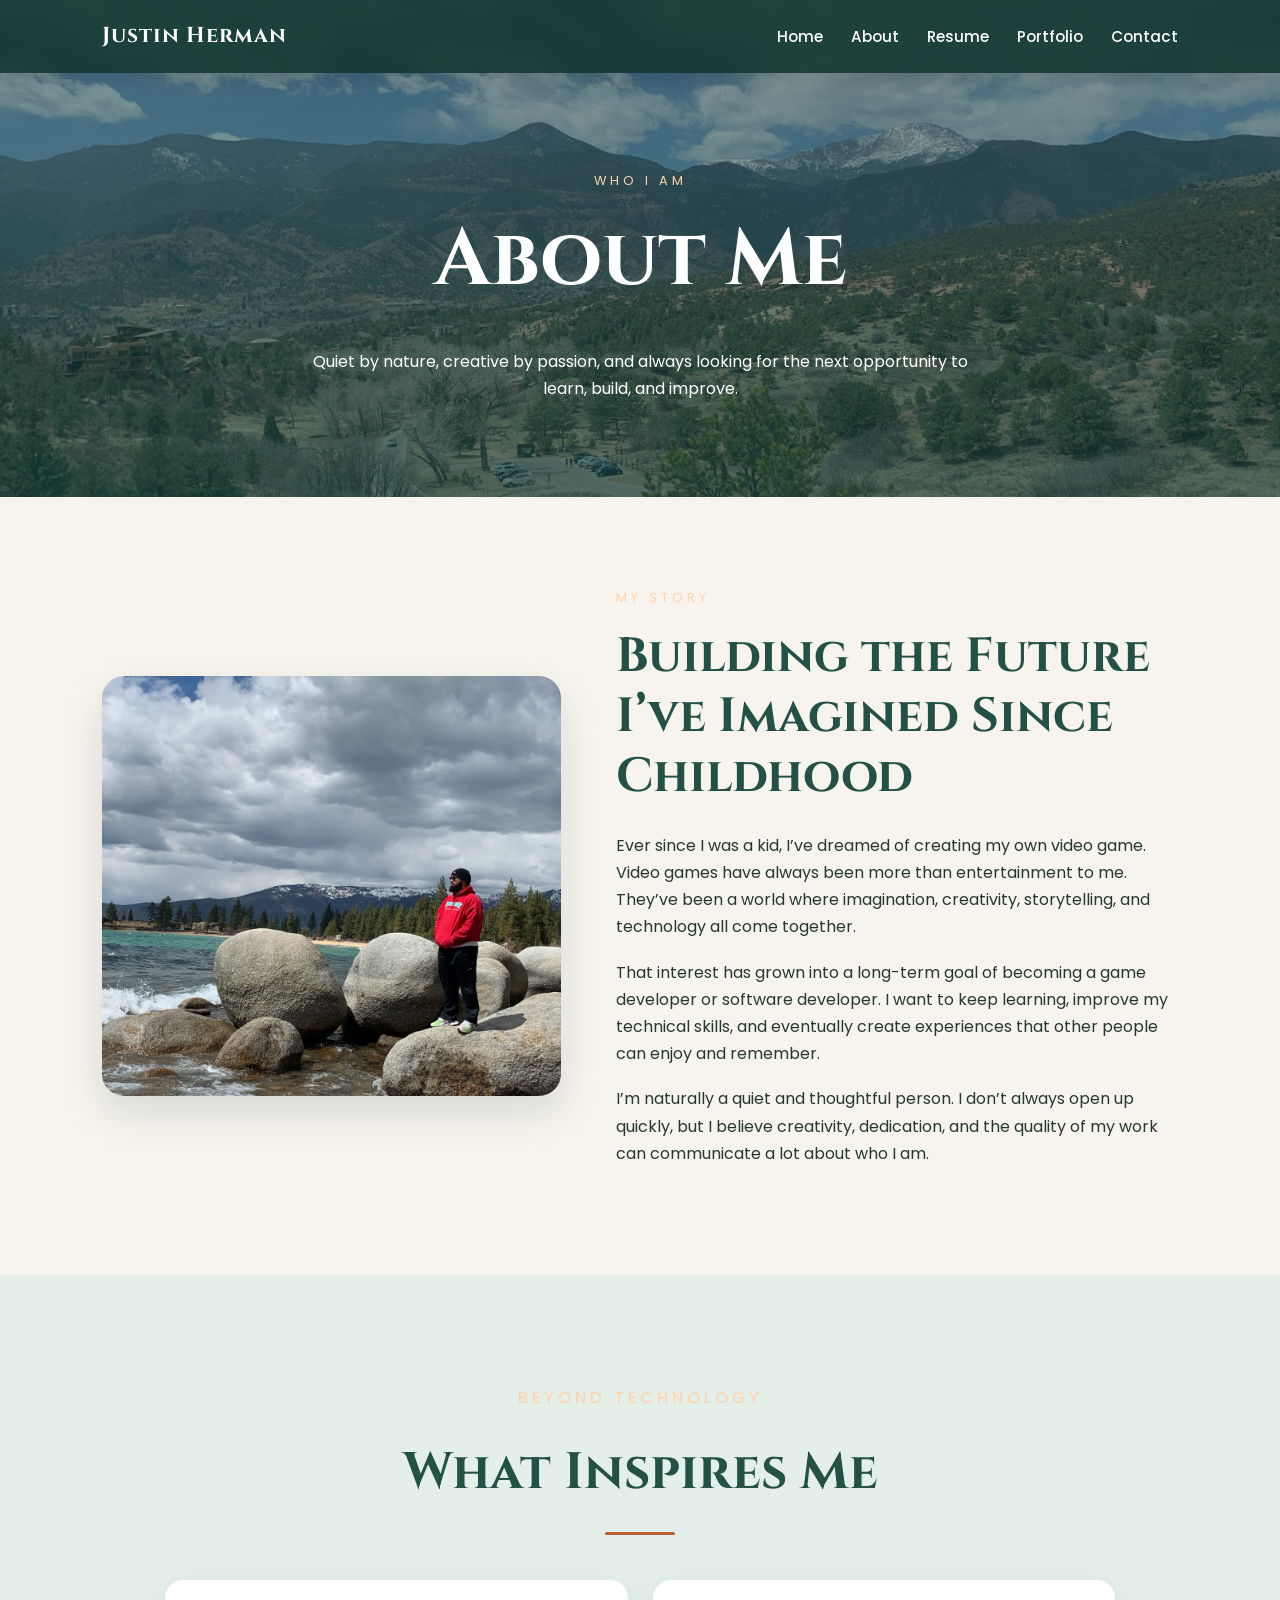
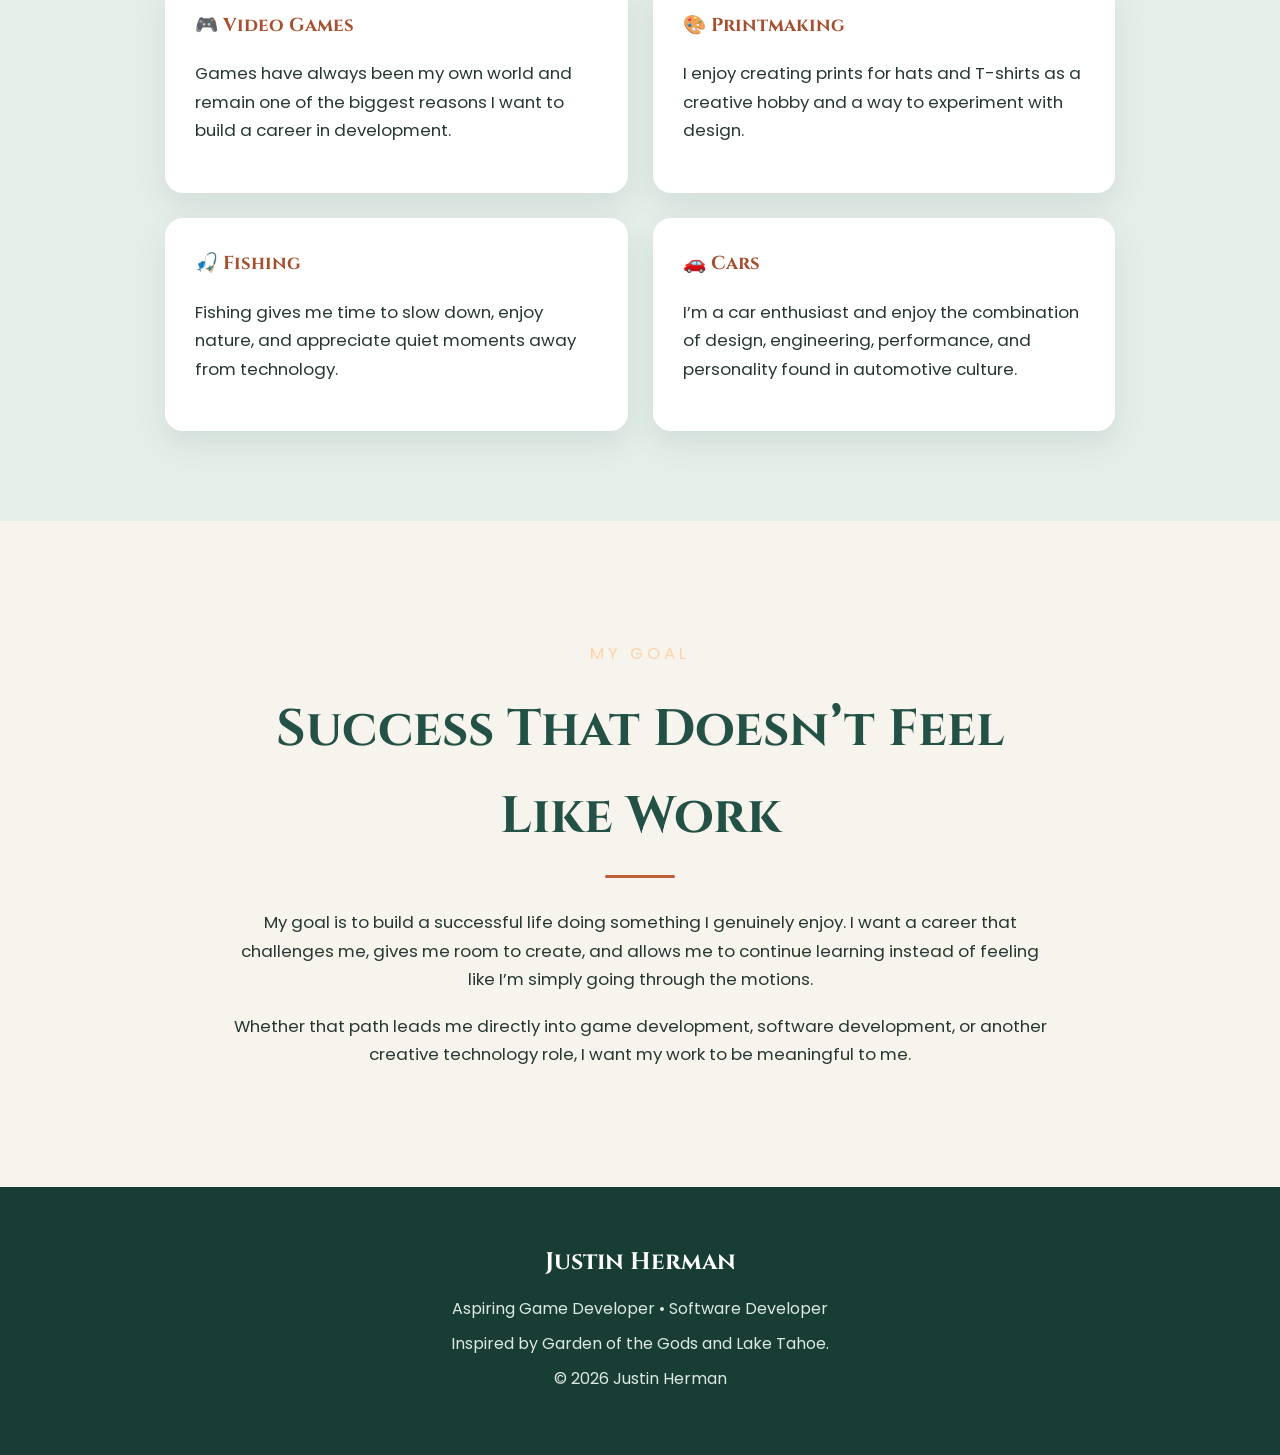
<file: about.html>
<!DOCTYPE html>
<html lang="en">

<head>
    <meta charset="UTF-8">
    <meta name="viewport" content="width=device-width, initial-scale=1.0">

    <title>About | Justin Herman</title>

    <link rel="stylesheet" href="css/style.css">

    <link href="https://fonts.googleapis.com/css2?family=Cinzel:wght@600;700&family=Poppins:wght@300;400;500;600&display=swap" rel="stylesheet">
</head>

<body>

    <header>
        <nav class="navbar">

            <div class="logo">
                Justin Herman
            </div>

            <ul class="nav-links">

                <li><a href="index.html">Home</a></li>
                <li><a href="about.html">About</a></li>
                <li><a href="resume.html">Resume</a></li>

                <li class="dropdown">
                    <a href="portfolio.html">Portfolio</a>

                    <ul class="dropdown-menu">
                        <li><a href="portfolio.html#programming">Programming</a></li>
                        <li><a href="portfolio.html#gamedev">Game Development</a></li>
                        <li><a href="portfolio.html#design">Graphic Design</a></li>
                    </ul>
                </li>

                <li><a href="contact.html">Contact</a></li>

            </ul>

        </nav>
    </header>

    <section class="about-hero">

        <div class="about-hero-content">

            <p class="eyebrow">Who I Am</p>

            <h1>About Me</h1>

            <p>
                Quiet by nature, creative by passion, and always looking for
                the next opportunity to learn, build, and improve.
            </p>

        </div>

    </section>

    <main>

        <section class="about-section">

            <div class="about-grid">

<div class="about-image-placeholder">
    <img src="images/about-tahoe.jpeg"
         alt="Justin at Lake Tahoe"
         class="about-photo">
</div>
<div class="about-text">
                    <p class="eyebrow">My Story</p>

                    <h2>Building the Future I’ve Imagined Since Childhood</h2>

                    <p>
                        Ever since I was a kid, I’ve dreamed of creating my
                        own video game. Video games have always been more than
                        entertainment to me. They’ve been a world where
                        imagination, creativity, storytelling, and technology
                        all come together.
                    </p>

                    <p>
                        That interest has grown into a long-term goal of
                        becoming a game developer or software developer.
                        I want to keep learning, improve my technical skills,
                        and eventually create experiences that other people
                        can enjoy and remember.
                    </p>

                    <p>
                        I’m naturally a quiet and thoughtful person. I don’t
                        always open up quickly, but I believe creativity,
                        dedication, and the quality of my work can communicate
                        a lot about who I am.
                    </p>

                </div>

            </div>

        </section>

        <section class="interests-section">

            <div class="container">

                <p class="eyebrow">Beyond Technology</p>

                <h2>What Inspires Me</h2>

                <div class="interest-grid">

                    <div class="interest-card">
                        <h3>🎮 Video Games</h3>
                        <p>
                            Games have always been my own world and remain
                            one of the biggest reasons I want to build a
                            career in development.
                        </p>
                    </div>

                    <div class="interest-card">
                        <h3>🎨 Printmaking</h3>
                        <p>
                            I enjoy creating prints for hats and T-shirts as
                            a creative hobby and a way to experiment with design.
                        </p>
                    </div>

                    <div class="interest-card">
                        <h3>🎣 Fishing</h3>
                        <p>
                            Fishing gives me time to slow down, enjoy nature,
                            and appreciate quiet moments away from technology.
                        </p>
                    </div>

                    <div class="interest-card">
                        <h3>🚗 Cars</h3>
                        <p>
                            I’m a car enthusiast and enjoy the combination of
                            design, engineering, performance, and personality
                            found in automotive culture.
                        </p>
                    </div>

                </div>

            </div>

        </section>

        <section class="goal-section">

            <div class="container">

                <p class="eyebrow">My Goal</p>

                <h2>Success That Doesn’t Feel Like Work</h2>

                <p>
                    My goal is to build a successful life doing something
                    I genuinely enjoy. I want a career that challenges me,
                    gives me room to create, and allows me to continue
                    learning instead of feeling like I’m simply going
                    through the motions.
                </p>

                <p>
                    Whether that path leads me directly into game development,
                    software development, or another creative technology role,
                    I want my work to be meaningful to me.
                </p>

            </div>

        </section>

    </main>

    <footer>

        <h3>Justin Herman</h3>

        <p>
            Aspiring Game Developer • Software Developer
        </p>

        <p>
            Inspired by Garden of the Gods and Lake Tahoe.
        </p>

        <p>
            © 2026 Justin Herman
        </p>

    </footer>

</body>

</html>
</file>
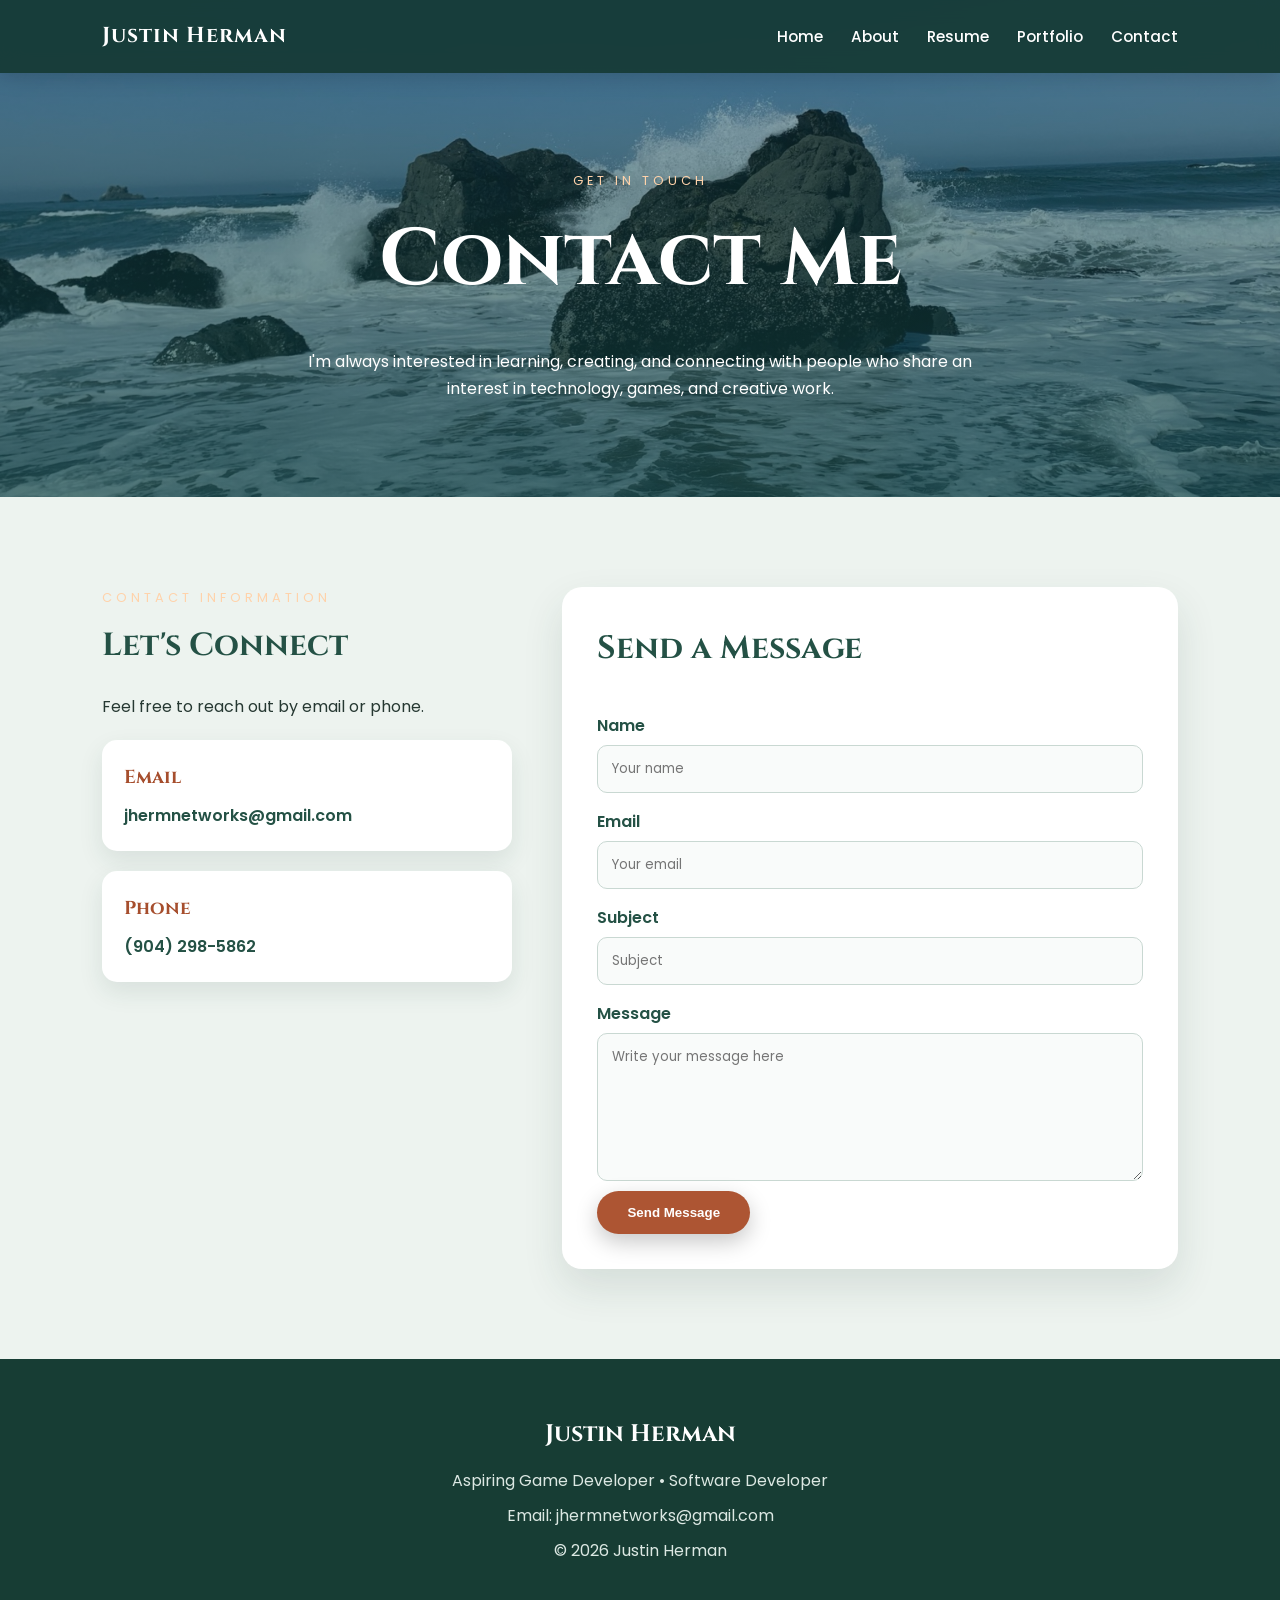
<file: contact.html>
<!DOCTYPE html>
<html lang="en">

<head>
    <meta charset="UTF-8">
    <meta name="viewport" content="width=device-width, initial-scale=1.0">

    <title>Contact | Justin Herman</title>

    <link rel="stylesheet" href="css/style.css">

    <link href="https://fonts.googleapis.com/css2?family=Cinzel:wght@600;700&family=Poppins:wght@300;400;500;600&display=swap" rel="stylesheet">
</head>

<body>

    <header>
        <nav class="navbar">

            <div class="logo">Justin Herman</div>

            <ul class="nav-links">
                <li><a href="index.html">Home</a></li>
                <li><a href="about.html">About</a></li>
                <li><a href="resume.html">Resume</a></li>

                <li class="dropdown">
                    <a href="portfolio.html">Portfolio</a>

                    <ul class="dropdown-menu">
                        <li><a href="portfolio.html#programming">Programming</a></li>
                        <li><a href="portfolio.html#gamedev">Game Development</a></li>
                        <li><a href="portfolio.html#design">Graphic Design</a></li>
                    </ul>
                </li>

                <li><a href="contact.html">Contact</a></li>
            </ul>

        </nav>
    </header>


    <section class="contact-hero">

        <div class="contact-hero-content">

            <p class="eyebrow">Get In Touch</p>

            <h1>Contact Me</h1>

            <p>
                I'm always interested in learning, creating, and connecting
                with people who share an interest in technology, games,
                and creative work.
            </p>

        </div>

    </section>


    <main class="contact-page">

        <section class="contact-grid">

            <div class="contact-info">

                <p class="eyebrow">Contact Information</p>

                <h2>Let's Connect</h2>

                <p>
                    Feel free to reach out by email or phone.
                </p>

                <div class="contact-card">

                    <h3>Email</h3>

                    <a href="mailto:jhermnetworks@gmail.com">
                        jhermnetworks@gmail.com
                    </a>

                </div>


                <div class="contact-card">

                    <h3>Phone</h3>

                    <a href="tel:+19042985862">
                        (904) 298-5862
                    </a>

                </div>

            </div>


            <div class="contact-form-box">

                <h2>Send a Message</h2>

<form id="contact-form" action="https://formspree.io/f/mvkppzlo" method="POST">

    <label for="name">Name</label>
    <input
        type="text"
        id="name"
        name="name"
        placeholder="Your name"
        required
    >

    <label for="email">Email</label>
    <input
        type="email"
        id="email"
        name="email"
        placeholder="Your email"
        required
    >

    <label for="subject">Subject</label>
    <input
        type="text"
        id="subject"
        name="subject"
        placeholder="Subject"
        required
    >

    <label for="message">Message</label>
    <textarea
        id="message"
        name="message"
        rows="6"
        placeholder="Write your message here"
        required
    ></textarea>

    <button type="submit" class="button">
        Send Message
    </button>

</form>

              <p id="form-status" style="display:none; margin-top:20px; color:#245145; font-weight:600;">
    Thanks for reaching out! Please use the email link to send your message directly.
</p>
            </div>

        </section>

    </main>


    <footer>

        <h3>Justin Herman</h3>

        <p>
            Aspiring Game Developer • Software Developer
        </p>

        <p>
            Email: jhermnetworks@gmail.com
        </p>

        <p>
            © 2026 Justin Herman
        </p>

    </footer>
    
<script>
const form = document.getElementById("contact-form");

form.addEventListener("submit", async function(event) {
    event.preventDefault();

    const formData = new FormData(form);

    const response = await fetch(form.action, {
        method: "POST",
        body: formData,
        headers: {
            "Accept": "application/json"
        }
    });

    if (response.ok) {
        window.location.href = "thanks.html";
    } else {
        alert("There was a problem sending your message. Please try again.");
    }
});
</script>
</body>
</html>
</file>
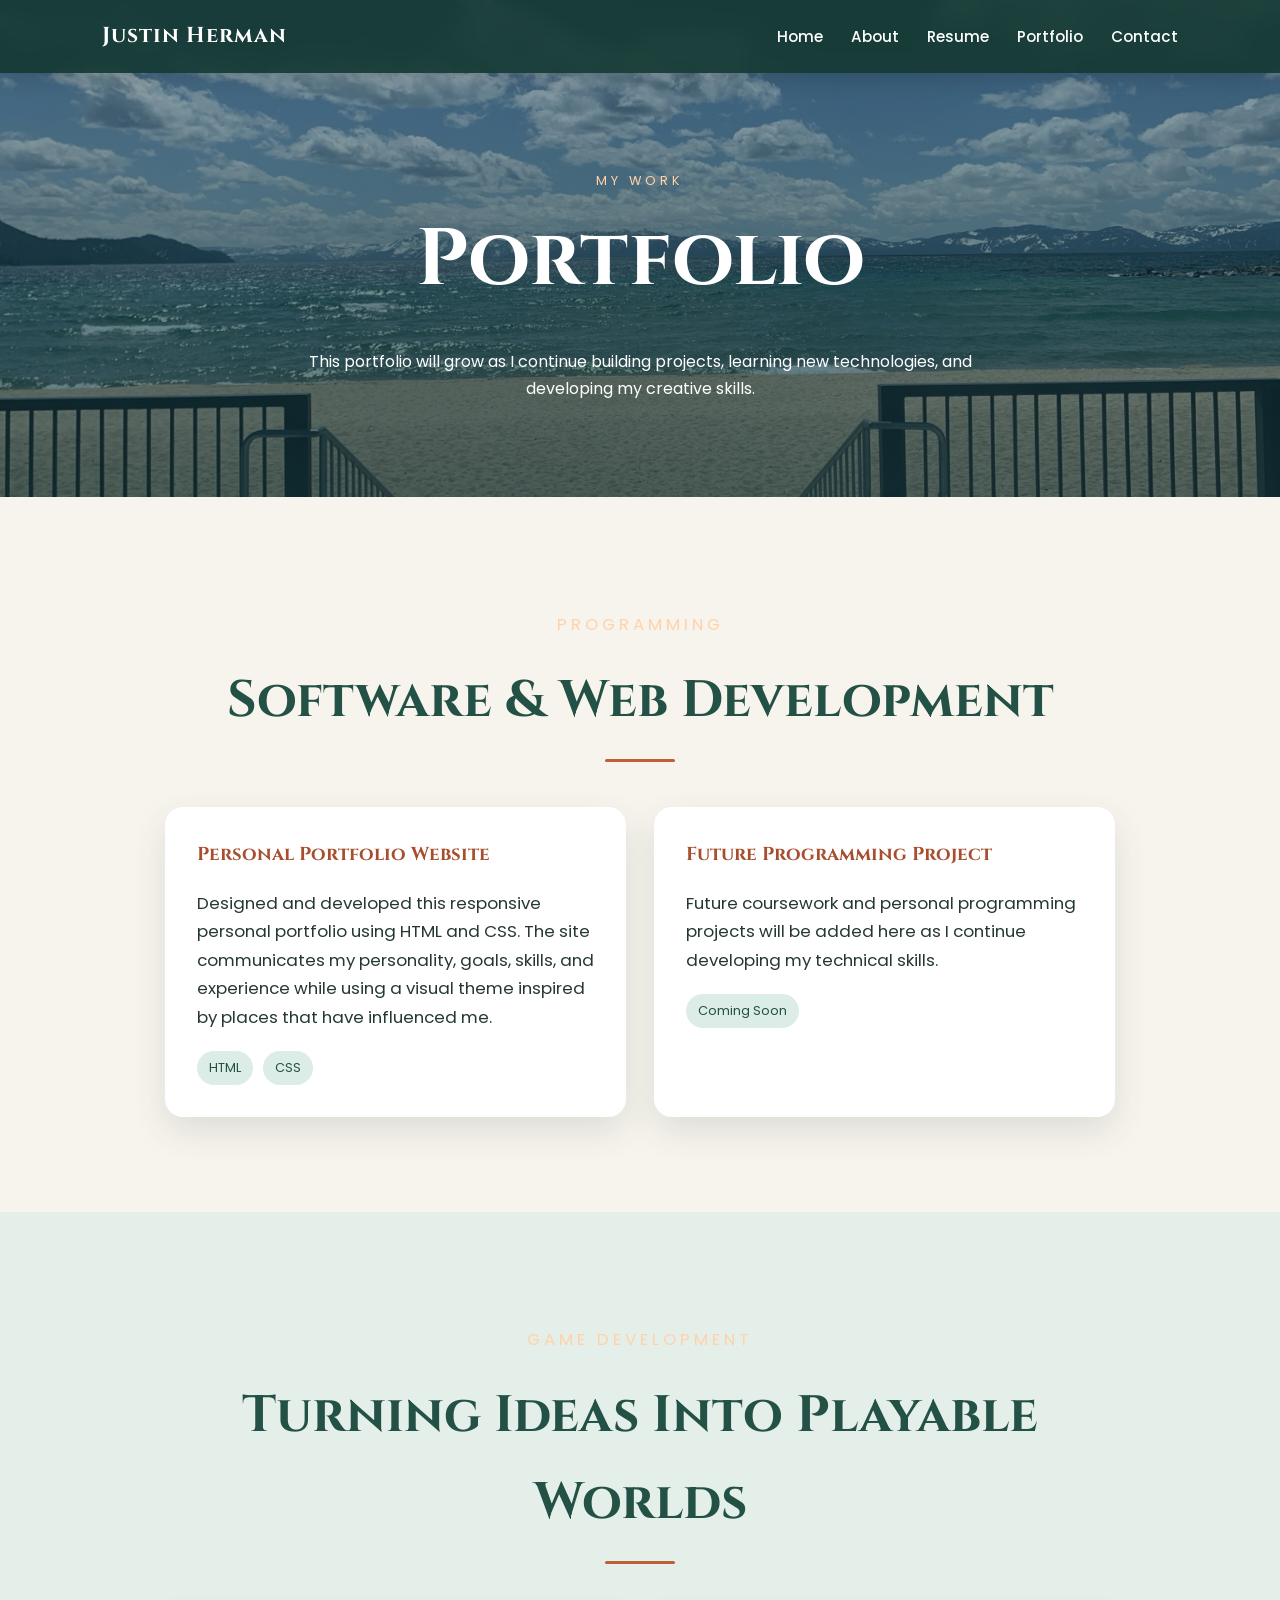
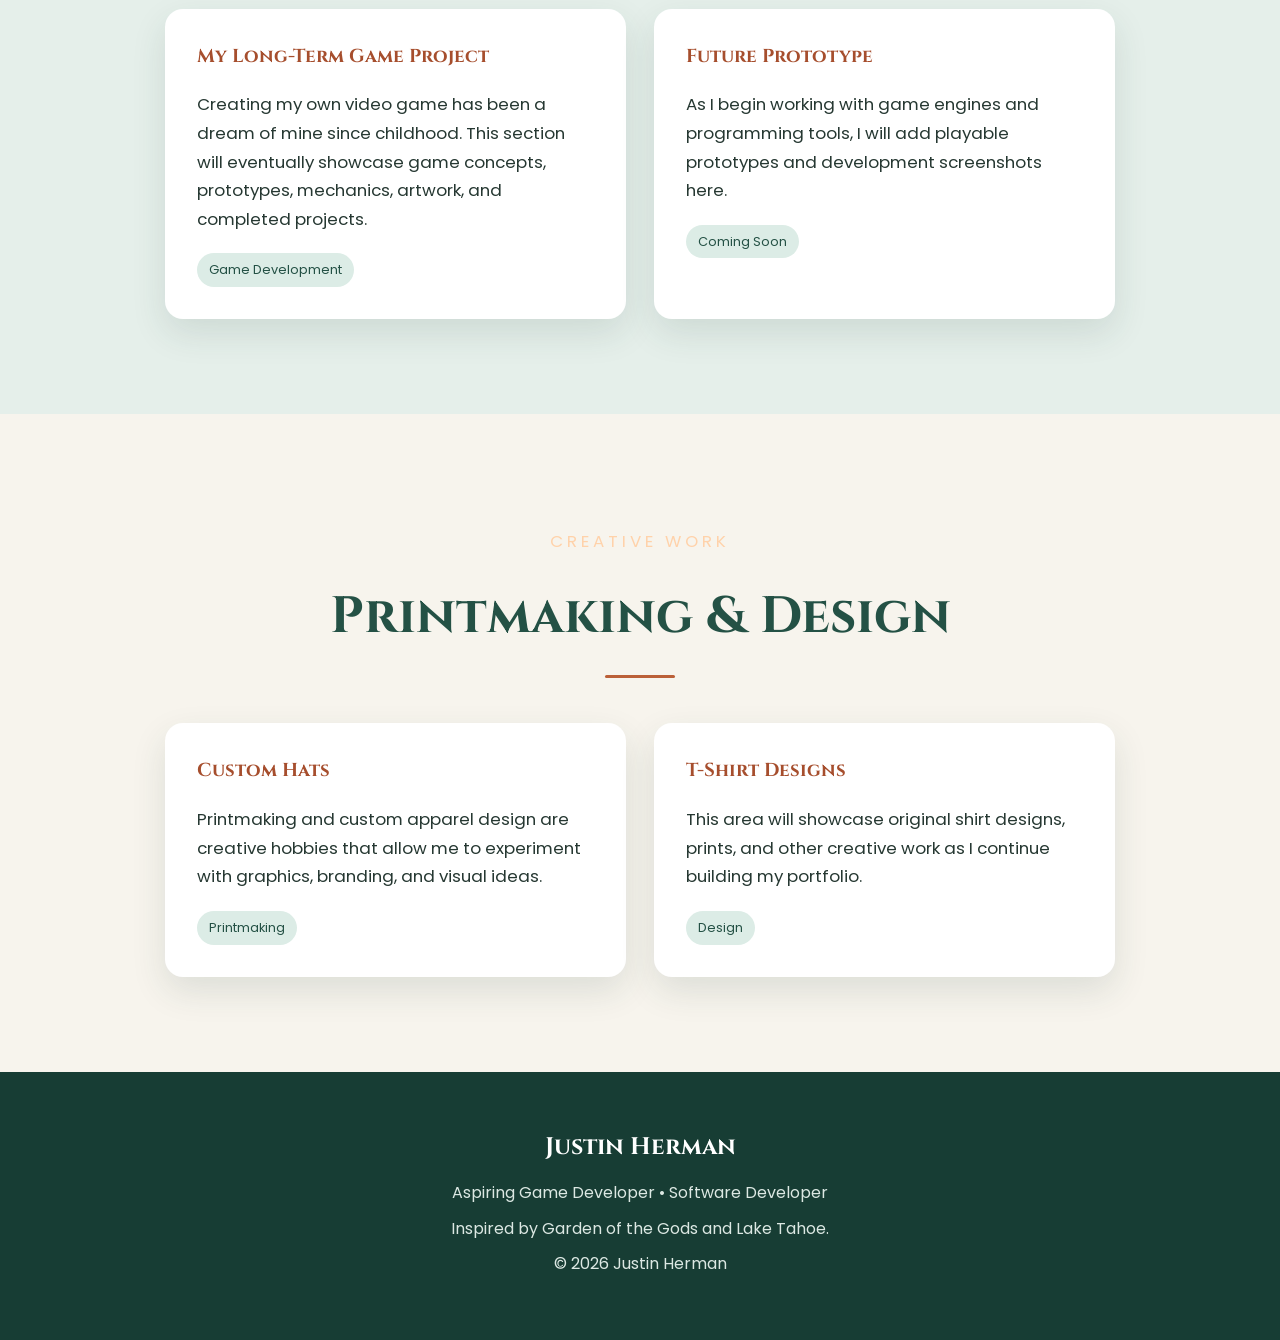
<file: portfolio.html>
<!DOCTYPE html>
<html lang="en">

<head>
    <meta charset="UTF-8">
    <meta name="viewport" content="width=device-width, initial-scale=1.0">

    <title>Portfolio | Justin Herman</title>

    <link rel="stylesheet" href="css/style.css">

    <link href="https://fonts.googleapis.com/css2?family=Cinzel:wght@600;700&family=Poppins:wght@300;400;500;600&display=swap" rel="stylesheet">
</head>

<body>

    <header>
        <nav class="navbar">

            <div class="logo">
                Justin Herman
            </div>

            <ul class="nav-links">

                <li><a href="index.html">Home</a></li>
                <li><a href="about.html">About</a></li>
                <li><a href="resume.html">Resume</a></li>

                <li class="dropdown">
                    <a href="portfolio.html">Portfolio</a>

                    <ul class="dropdown-menu">
                        <li><a href="#programming">Programming</a></li>
                        <li><a href="#gamedev">Game Development</a></li>
                        <li><a href="#design">Graphic Design</a></li>
                    </ul>
                </li>

                <li><a href="contact.html">Contact</a></li>

            </ul>

        </nav>
    </header>

    <section class="portfolio-hero">

        <div class="portfolio-hero-content">

            <p class="eyebrow">My Work</p>

            <h1>Portfolio</h1>

            <p>
                This portfolio will grow as I continue building projects,
                learning new technologies, and developing my creative skills.
            </p>

        </div>

    </section>

    <main>

        <section id="programming" class="portfolio-section">

            <div class="container">

                <p class="eyebrow">Programming</p>

                <h2>Software & Web Development</h2>

                <div class="project-grid">

                    <div class="project-card">

                        <h3>Personal Portfolio Website</h3>

                        <p>
                            Designed and developed this responsive personal
                            portfolio using HTML and CSS. The site communicates
                            my personality, goals, skills, and experience while
                            using a visual theme inspired by places that have
                            influenced me.
                        </p>

                        <span class="project-tag">HTML</span>
                        <span class="project-tag">CSS</span>

                    </div>

                    <div class="project-card">

                        <h3>Future Programming Project</h3>

                        <p>
                            Future coursework and personal programming projects
                            will be added here as I continue developing my
                            technical skills.
                        </p>

                        <span class="project-tag">Coming Soon</span>

                    </div>

                </div>

            </div>

        </section>

        <section id="gamedev" class="portfolio-section alt-section">

            <div class="container">

                <p class="eyebrow">Game Development</p>

                <h2>Turning Ideas Into Playable Worlds</h2>

                <div class="project-grid">

                    <div class="project-card">

                        <h3>My Long-Term Game Project</h3>

                        <p>
                            Creating my own video game has been a dream of mine
                            since childhood. This section will eventually
                            showcase game concepts, prototypes, mechanics,
                            artwork, and completed projects.
                        </p>

                        <span class="project-tag">Game Development</span>

                    </div>

                    <div class="project-card">

                        <h3>Future Prototype</h3>

                        <p>
                            As I begin working with game engines and programming
                            tools, I will add playable prototypes and
                            development screenshots here.
                        </p>

                        <span class="project-tag">Coming Soon</span>

                    </div>

                </div>

            </div>

        </section>

        <section id="design" class="portfolio-section">

            <div class="container">

                <p class="eyebrow">Creative Work</p>

                <h2>Printmaking & Design</h2>

                <div class="project-grid">

                    <div class="project-card">

                        <h3>Custom Hats</h3>

                        <p>
                            Printmaking and custom apparel design are creative
                            hobbies that allow me to experiment with graphics,
                            branding, and visual ideas.
                        </p>

                        <span class="project-tag">Printmaking</span>

                    </div>

                    <div class="project-card">

                        <h3>T-Shirt Designs</h3>

                        <p>
                            This area will showcase original shirt designs,
                            prints, and other creative work as I continue
                            building my portfolio.
                        </p>

                        <span class="project-tag">Design</span>

                    </div>

                </div>

            </div>

        </section>

    </main>

    <footer>

        <h3>Justin Herman</h3>

        <p>
            Aspiring Game Developer • Software Developer
        </p>

        <p>
            Inspired by Garden of the Gods and Lake Tahoe.
        </p>

        <p>
            © 2026 Justin Herman
        </p>

    </footer>

</body>

</html>
</file>
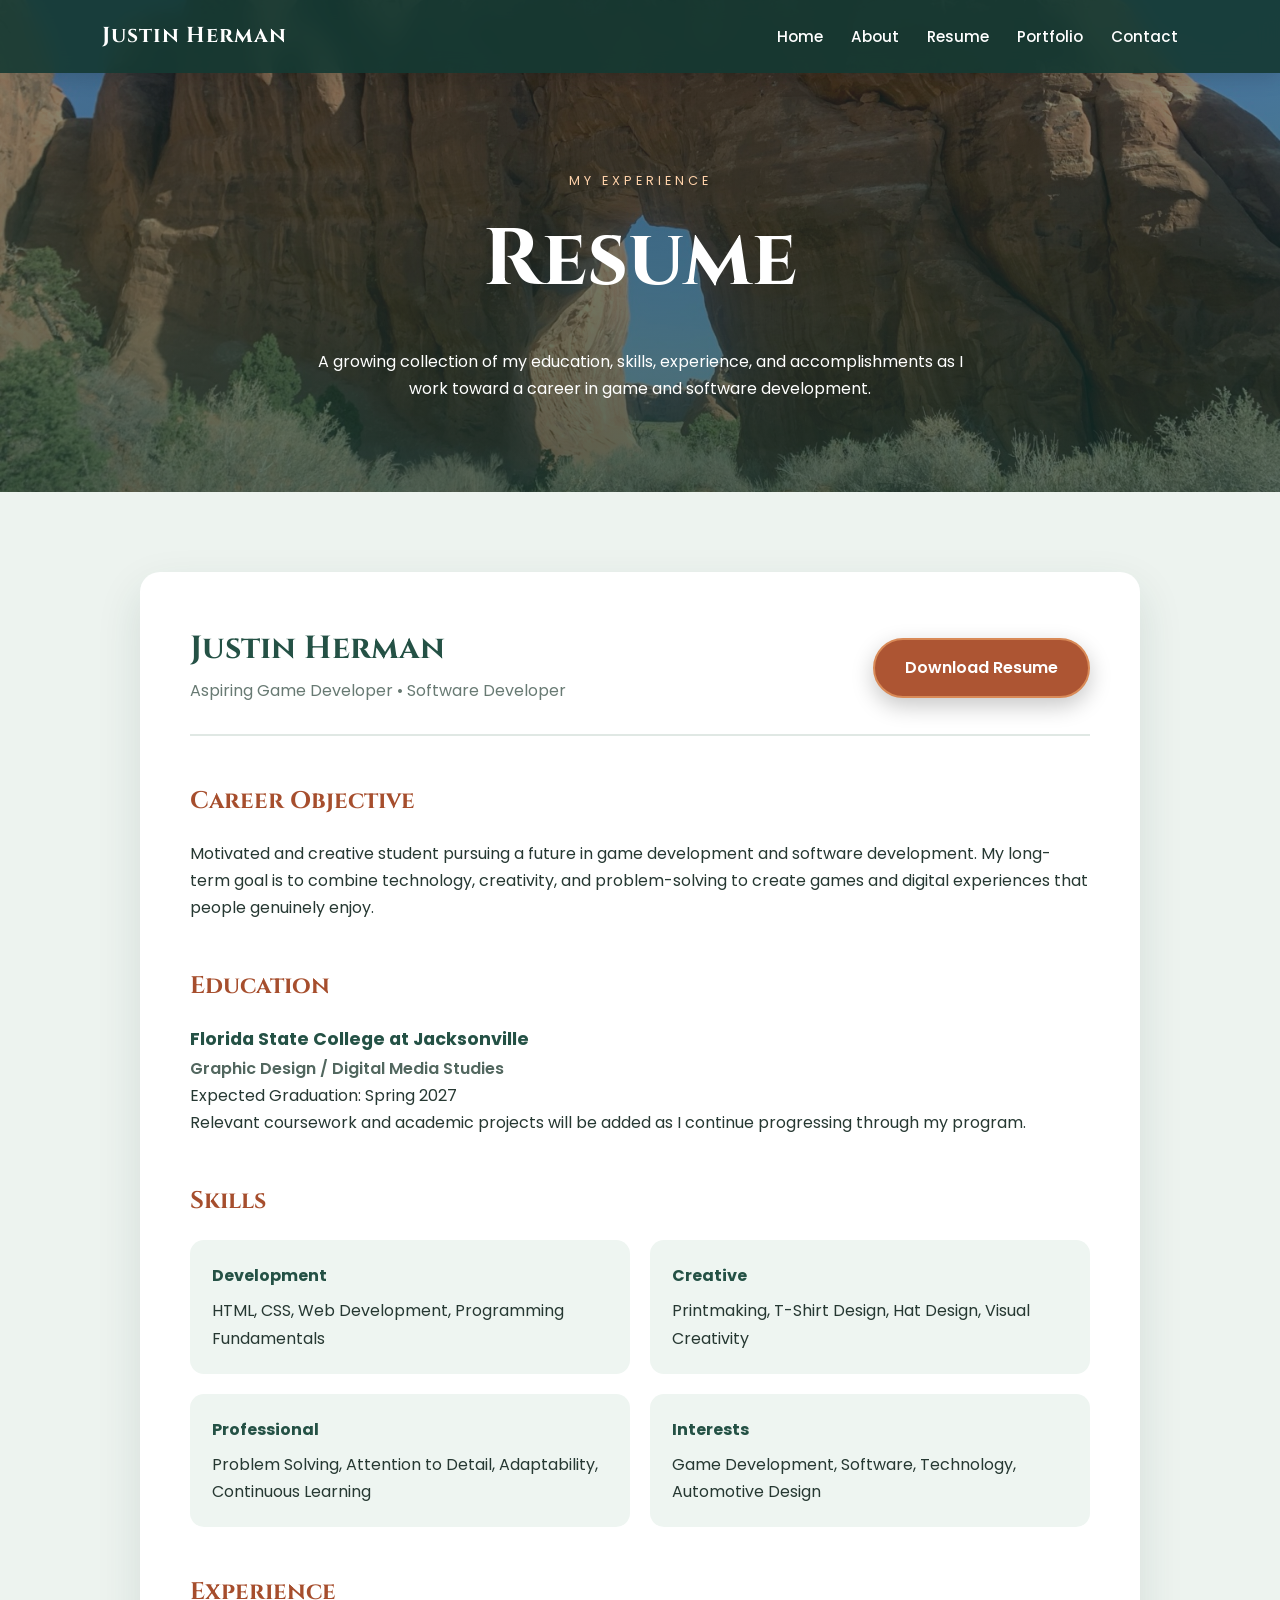
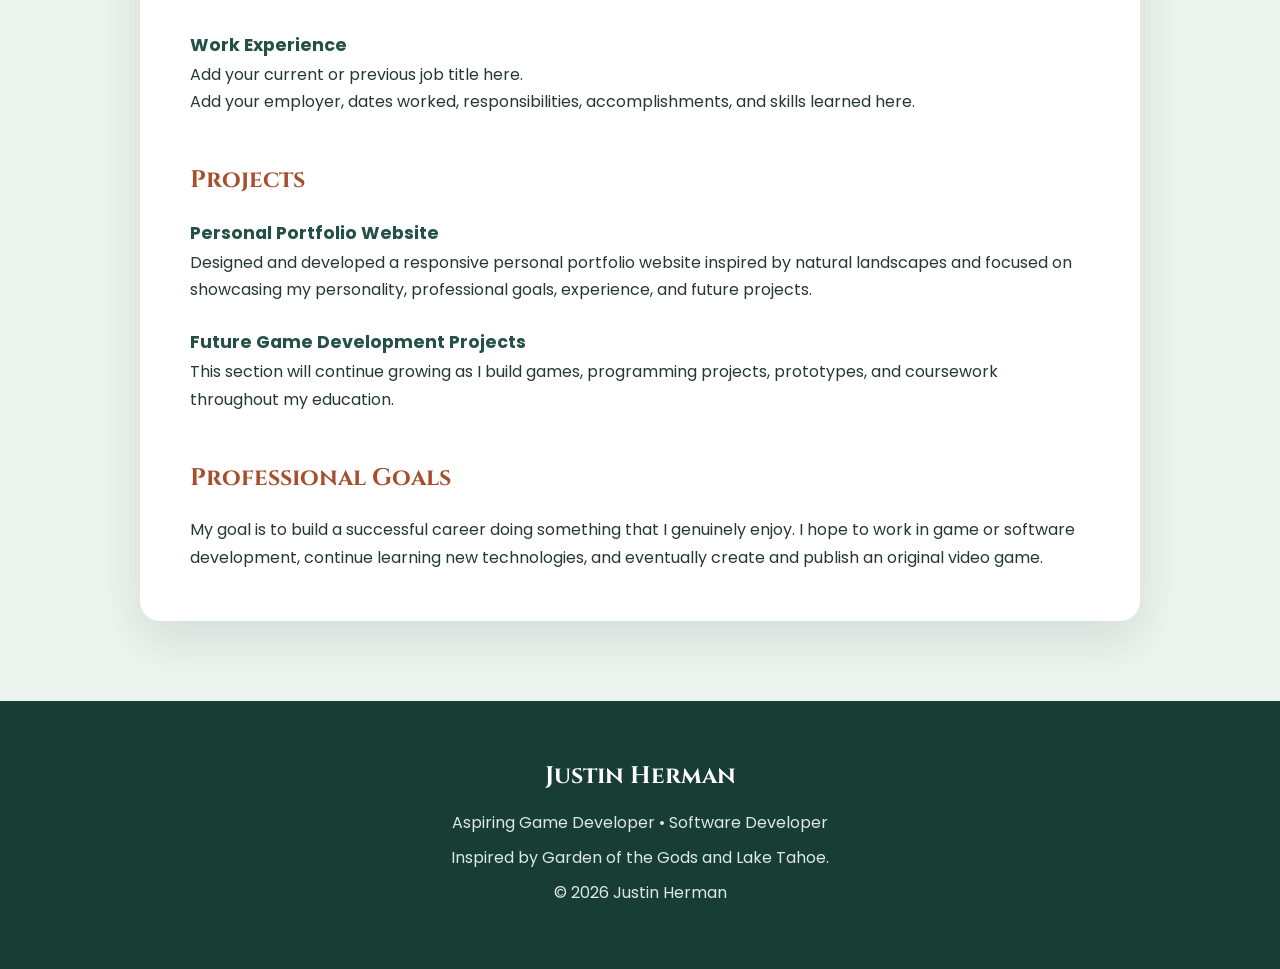
<file: resume.html>
<!DOCTYPE html>
<html lang="en">

<head>
    <meta charset="UTF-8">
    <meta name="viewport" content="width=device-width, initial-scale=1.0">

    <title>Resume | Justin Herman</title>

    <link rel="stylesheet" href="css/style.css">

    <link href="https://fonts.googleapis.com/css2?family=Cinzel:wght@600;700&family=Poppins:wght@300;400;500;600&display=swap" rel="stylesheet">
</head>

<body>

    <!-- Navigation -->

    <header>
        <nav class="navbar">

            <div class="logo">
                Justin Herman
            </div>

            <ul class="nav-links">

                <li><a href="index.html">Home</a></li>

                <li><a href="about.html">About</a></li>

                <li><a href="resume.html">Resume</a></li>

                <li class="dropdown">

                    <a href="portfolio.html">Portfolio</a>

                    <ul class="dropdown-menu">
                        <li><a href="portfolio.html#programming">Programming</a></li>
                        <li><a href="portfolio.html#gamedev">Game Development</a></li>
                        <li><a href="portfolio.html#design">Graphic Design</a></li>
                    </ul>

                </li>

                <li><a href="contact.html">Contact</a></li>

            </ul>

        </nav>
    </header>


    <!-- Resume Hero -->

    <section class="resume-hero">

        <div class="resume-hero-content">

            <p class="eyebrow">My Experience</p>

            <h1>Resume</h1>

            <p>
                A growing collection of my education, skills,
                experience, and accomplishments as I work toward
                a career in game and software development.
            </p>

        </div>

    </section>


    <!-- Resume Content -->

    <main class="resume-page">

        <section class="resume-card">

            <div class="resume-heading">

                <div>
                    <h2>Justin Herman</h2>

                    <p>
                        Aspiring Game Developer • Software Developer
                    </p>
                </div>

         <a href="documents/Justin-Herman-Resume.docx"
   class="button"
   download="Justin Herman Resume.docx">
    Download Resume
</a>

            </div>


            <!-- Career Objective -->

            <div class="resume-section">

                <h3>Career Objective</h3>

                <p>
                    Motivated and creative student pursuing a future in
                    game development and software development. My long-term
                    goal is to combine technology, creativity, and
                    problem-solving to create games and digital experiences
                    that people genuinely enjoy.
                </p>

            </div>


            <!-- Education -->

            <div class="resume-section">

                <h3>Education</h3>

                <div class="resume-item">

                    <h4>Florida State College at Jacksonville </h4>

                    <p class="resume-subtitle">
                        Graphic Design / Digital Media Studies
                    </p>

                    <p>
                        Expected Graduation: Spring 2027
                    </p>

                    <p>
                        Relevant coursework and academic projects will be
                        added as I continue progressing through my program.
                    </p>

                </div>

            </div>


            <!-- Skills -->

            <div class="resume-section">

                <h3>Skills</h3>

                <div class="skill-grid">

                    <div class="skill-box">

                        <h4>Development</h4>

                        <p>
                            HTML, CSS, Web Development,
                            Programming Fundamentals
                        </p>

                    </div>


                    <div class="skill-box">

                        <h4>Creative</h4>

                        <p>
                            Printmaking, T-Shirt Design,
                            Hat Design, Visual Creativity
                        </p>

                    </div>


                    <div class="skill-box">

                        <h4>Professional</h4>

                        <p>
                            Problem Solving, Attention to Detail,
                            Adaptability, Continuous Learning
                        </p>

                    </div>


                    <div class="skill-box">

                        <h4>Interests</h4>

                        <p>
                            Game Development, Software,
                            Technology, Automotive Design
                        </p>

                    </div>

                </div>

            </div>


            <!-- Experience -->

            <div class="resume-section">

                <h3>Experience</h3>

                <div class="resume-item">

                    <h4>Work Experience</h4>

                    <p>
                        Add your current or previous job title here.
                    </p>

                    <p>
                        Add your employer, dates worked, responsibilities,
                        accomplishments, and skills learned here.
                    </p>

                </div>

            </div>


            <!-- Projects -->

            <div class="resume-section">

                <h3>Projects</h3>

                <div class="resume-item">

                    <h4>Personal Portfolio Website</h4>

                    <p>
                        Designed and developed a responsive personal portfolio
                        website inspired by natural landscapes and focused on
                        showcasing my personality, professional goals,
                        experience, and future projects.
                    </p>

                </div>


                <div class="resume-item">

                    <h4>Future Game Development Projects</h4>

                    <p>
                        This section will continue growing as I build games,
                        programming projects, prototypes, and coursework
                        throughout my education.
                    </p>

                </div>

            </div>


            <!-- Goals -->

            <div class="resume-section">

                <h3>Professional Goals</h3>

                <p>
                    My goal is to build a successful career doing something
                    that I genuinely enjoy. I hope to work in game or software
                    development, continue learning new technologies, and
                    eventually create and publish an original video game.
                </p>

            </div>

        </section>

    </main>


    <!-- Footer -->

    <footer>

        <h3>Justin Herman</h3>

        <p>
            Aspiring Game Developer • Software Developer
        </p>

        <p>
            Inspired by Garden of the Gods and Lake Tahoe.
        </p>

        <p>
            © 2026 Justin Herman
        </p>

    </footer>

</body>

</html>
</file>
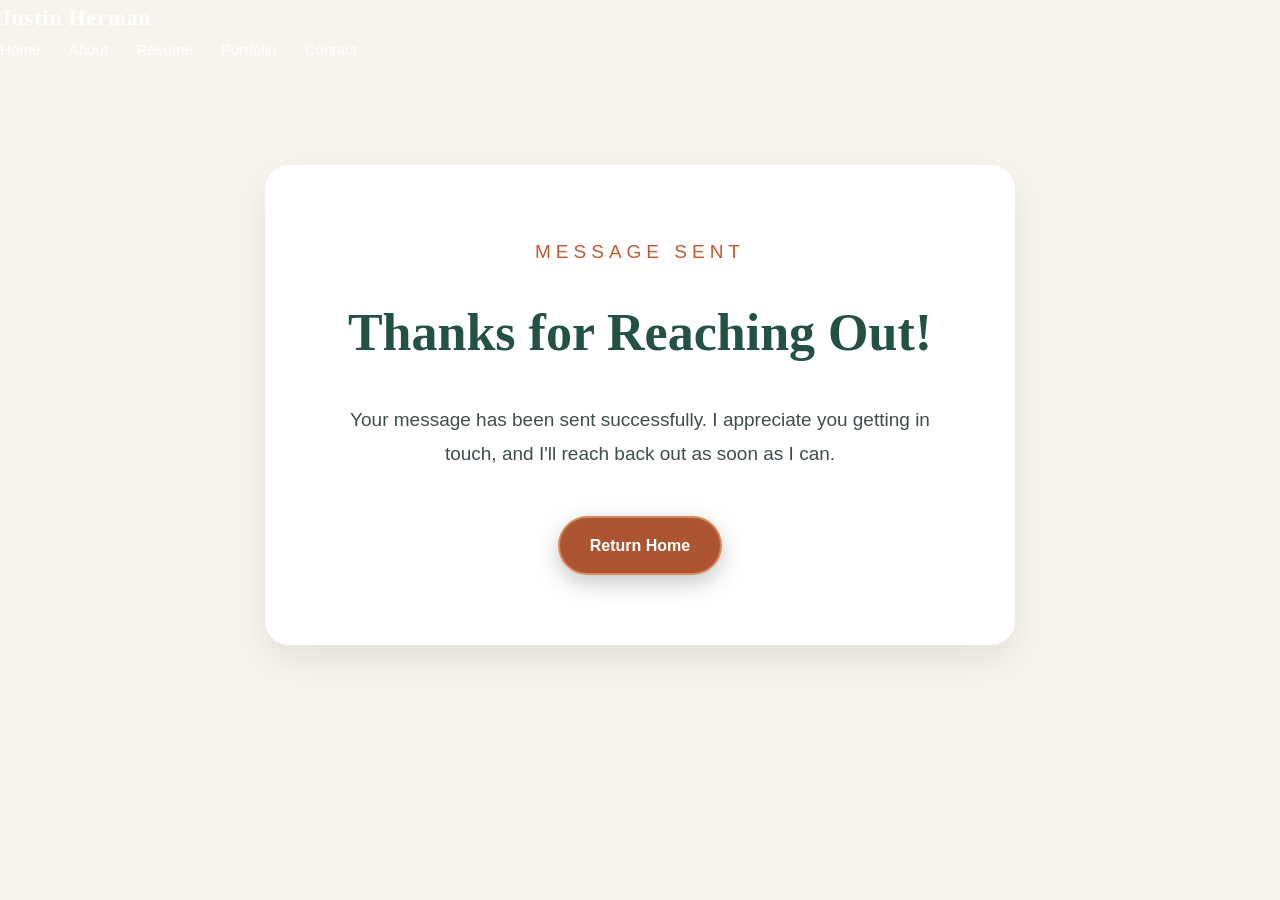
<file: thanks.html>
<!DOCTYPE html>
<html lang="en">

<head>
    <meta charset="UTF-8">
    <meta name="viewport" content="width=device-width, initial-scale=1.0">

    <title>Thank You | Justin Herman</title>

    <link rel="stylesheet" href="css/style.css">

    <style>
        .thanks-page {
            min-height: calc(100vh - 90px);
            display: flex;
            align-items: center;
            justify-content: center;
            padding: 60px 20px;
            background: #f7f4ed;
            text-align: center;
        }

        .thanks-box {
            max-width: 750px;
            background: white;
            padding: 70px 60px;
            border-radius: 24px;
            box-shadow: 0 15px 35px rgba(0, 0, 0, 0.08);
        }

        .thanks-box .eyebrow {
            color: #c15a32;
            text-transform: uppercase;
            letter-spacing: 5px;
            margin-bottom: 20px;
        }

        .thanks-box h1 {
            color: #245145;
            font-size: 52px;
            margin-bottom: 25px;
        }

        .thanks-box p {
            font-size: 19px;
            line-height: 1.8;
            color: #3f4d48;
            margin-bottom: 35px;
        }

        .thanks-box .button {
            display: inline-block;
            text-decoration: none;
        }

        @media (max-width: 700px) {
            .thanks-box {
                padding: 45px 25px;
            }

            .thanks-box h1 {
                font-size: 38px;
            }
        }
    </style>
</head>

<body>

    <header>
        <nav>
            <a href="index.html" class="logo">Justin Herman</a>

            <div class="nav-links">
                <a href="index.html">Home</a>
                <a href="about.html">About</a>
                <a href="resume.html">Resume</a>
                <a href="portfolio.html">Portfolio</a>
                <a href="contact.html">Contact</a>
            </div>
        </nav>
    </header>

    <main class="thanks-page">

        <div class="thanks-box">

            <p class="eyebrow">Message Sent</p>

            <h1>Thanks for Reaching Out!</h1>

            <p>
                Your message has been sent successfully.
                I appreciate you getting in touch, and I'll reach back out
                as soon as I can.
            </p>

            <a href="index.html" class="button">Return Home</a>

        </div>

    </main>

</body>

</html>
</file>
<file: css/style.css>
/* ========================================
   JUSTIN HERMAN - PERSONAL PORTFOLIO
   Garden of the Gods + Lake Tahoe Theme
======================================== */

/* ---------- BASIC PAGE SETTINGS ---------- */

* {
    margin: 0;
    padding: 0;
    box-sizing: border-box;
}

html {
    scroll-behavior: smooth;
}

body {
    font-family: "Poppins", Arial, sans-serif;
    background-color: #f7f4ed;
    color: #263832;
    line-height: 1.7;
}

h1,
h2,
h3 {
    font-family: "Cinzel", Georgia, serif;
}

a {
    text-decoration: none;
}

/* ---------- NAVIGATION ---------- */

header {
    position: fixed;
    top: 0;
    left: 0;
    width: 100%;
    z-index: 1000;
}

.navbar {
    display: flex;
    justify-content: space-between;
    align-items: center;
    padding: 18px 8%;
    background: rgba(20, 57, 50, 0.90);
    backdrop-filter: blur(10px);
    box-shadow: 0 4px 20px rgba(0, 0, 0, 0.15);
}

.logo {
    color: #ffffff;
    font-family: "Cinzel", Georgia, serif;
    font-size: 1.35rem;
    font-weight: 700;
    letter-spacing: 1px;
}

.nav-links {
    display: flex;
    align-items: center;
    gap: 28px;
    list-style: none;
}

.nav-links a {
    color: white;
    font-size: 0.95rem;
    font-weight: 500;
    transition: color 0.3s ease;
}

.nav-links a:hover {
    color: #f0b77b;
}

/* ---------- PORTFOLIO DROPDOWN ---------- */

.dropdown {
    position: relative;
}

.dropdown-menu {
    display: none;
    position: absolute;
    top: 100%;
    left: 0;
    min-width: 220px;
    list-style: none;
    background: rgba(20, 57, 50, 0.97);
    padding: 12px 0;
    border-radius: 0 0 12px 12px;
    box-shadow: 0 12px 25px rgba(0, 0, 0, 0.2);
}

.dropdown-menu li {
    padding: 8px 20px;
}

.dropdown-menu a {
    display: block;
}

.dropdown:hover .dropdown-menu {
    display: block;
}

/* ---------- HOME HERO ---------- */

.hero {
    min-height: 100vh;
    display: flex;
    justify-content: center;
    align-items: center;
    text-align: center;
    padding: 120px 25px 70px;
    color: white;

    background-image:
        linear-gradient(
            rgba(15, 45, 45, 0.35),
            rgba(15, 45, 45, 0.55)
        ),
        url("../images/home-garden.jpeg");

    background-size: cover;
    background-position: center;
    background-repeat: no-repeat;
}

.hero-content {
    max-width: 900px;
    animation: fadeUp 1.2s ease;
}

.hero h1 {
    font-size: clamp(3.3rem, 8vw, 6.5rem);
    line-height: 1.05;
    letter-spacing: 5px;
    text-shadow: 0 5px 20px rgba(0, 0, 0, 0.30);
}

.hero h2 {
    margin-top: 15px;
    font-family: "Poppins", Arial, sans-serif;
    font-size: clamp(1.3rem, 3vw, 2rem);
    font-weight: 400;
    color: #ffdab5;
}

.hero p {
    max-width: 680px;
    margin: 25px auto;
    font-size: 1.1rem;
    color: #f6f7f3;
}

.hero blockquote {
    max-width: 700px;
    margin: 35px auto;
    padding: 20px;
    font-family: "Cinzel", Georgia, serif;
    font-size: 1.15rem;
    color: #fff3e6;
    border-left: 3px solid #e8a366;
    border-right: 3px solid #e8a366;
}

/* ---------- BUTTON ---------- */

.button {
    display: inline-block;
    padding: 14px 30px;
    margin-top: 10px;
    color: white;
    background: #ad5533;
    border: 2px solid #d98a57;
    border-radius: 50px;
    font-weight: 600;
    box-shadow: 0 8px 22px rgba(0, 0, 0, 0.22);
    transition:
        transform 0.3s ease,
        background 0.3s ease,
        box-shadow 0.3s ease;
}

.button:hover {
    background: #884126;
    transform: translateY(-4px);
    box-shadow: 0 12px 28px rgba(0, 0, 0, 0.28);
}

/* ---------- MAIN SECTIONS ---------- */

.section {
    padding: 100px 8%;
}

.container {
    max-width: 950px;
    margin: 0 auto;
    text-align: center;
}

.container h2 {
    margin-bottom: 30px;
    color: #245145;
    font-size: clamp(2rem, 5vw, 3.2rem);
}

.container h2::after {
    content: "";
    display: block;
    width: 70px;
    height: 3px;
    margin: 15px auto 0;
    background: #bb6038;
    border-radius: 10px;
}

.container p {
    max-width: 820px;
    margin: 18px auto;
    font-size: 1.05rem;
}

/* ---------- FEATURE CARDS ---------- */

.cards {
    display: grid;
    grid-template-columns: repeat(3, 1fr);
    gap: 30px;
    padding: 80px 8% 110px;
    background: linear-gradient(180deg, #edf4f0, #dceae5);
}

.card {
    padding: 38px 30px;
    background: rgba(255, 255, 255, 0.85);
    border: 1px solid rgba(41, 92, 77, 0.13);
    border-radius: 20px;
    box-shadow: 0 14px 35px rgba(32, 69, 58, 0.12);
    transition:
        transform 0.3s ease,
        box-shadow 0.3s ease;
}

.card:hover {
    transform: translateY(-9px);
    box-shadow: 0 20px 40px rgba(32, 69, 58, 0.20);
}

.card h3 {
    margin-bottom: 17px;
    color: #a64e2d;
    font-size: 1.5rem;
}

.card p {
    color: #40554e;
}

/* ---------- QUOTE / LAKE TAHOE SECTION ---------- */

.quote {
    min-height: 450px;
    display: flex;
    justify-content: center;
    align-items: center;
    text-align: center;
    padding: 80px 10%;
    color: white;
    background:
        linear-gradient(
            rgba(14, 57, 69, 0.35),
            rgba(17, 66, 71, 0.70)
        ),
        linear-gradient(
            145deg,
            #64b5c7,
            #32849b,
            #205d70,
            #234e43
        );
}

.quote h2 {
    max-width: 900px;
    font-size: clamp(1.8rem, 4vw, 3rem);
    line-height: 1.5;
    text-shadow: 0 4px 15px rgba(0, 0, 0, 0.25);
}

/* ---------- FOOTER ---------- */

footer {
    padding: 55px 25px;
    text-align: center;
    background: #173d34;
    color: #dce8e3;
}

footer h3 {
    margin-bottom: 12px;
    color: white;
    font-size: 1.5rem;
}

footer p {
    margin: 8px 0;
}

/* ---------- SIMPLE ENTRANCE ANIMATION ---------- */

@keyframes fadeUp {
    from {
        opacity: 0;
        transform: translateY(25px);
    }

    to {
        opacity: 1;
        transform: translateY(0);
    }
}

/* ========================================
   RESUME PAGE
======================================== */

.resume-hero {
    padding: 170px 8% 90px;
    text-align: center;
    color: white;

    background-image:
        linear-gradient(
            rgba(20, 55, 50, 0.45),
            rgba(20, 55, 50, 0.70)
        ),
        url("../images/resume-arches.jpeg");

    background-size: cover;
    background-position: center;
    background-repeat: no-repeat;
}

.resume-hero-content {
    max-width: 800px;
    margin: auto;
}

.resume-hero h1 {
    font-size: clamp(3rem, 7vw, 5rem);
    margin-bottom: 20px;
}

.resume-hero p {
    max-width: 650px;
    margin: auto;
}

.eyebrow {
    text-transform: uppercase;
    letter-spacing: 4px;
    font-size: 0.8rem;
    color: #ffd2aa;
    margin-bottom: 10px;
}

.resume-page {
    padding: 80px 8%;
    background: #edf3ef;
}

.resume-card {
    max-width: 1000px;
    margin: auto;
    padding: 50px;
    background: white;
    border-radius: 20px;
    box-shadow: 0 18px 45px rgba(26, 67, 57, 0.12);
}

.resume-heading {
    display: flex;
    justify-content: space-between;
    align-items: center;
    gap: 30px;
    padding-bottom: 30px;
    border-bottom: 2px solid #e0e8e4;
}

.resume-heading h2 {
    color: #245145;
    font-size: 2rem;
}

.resume-heading p {
    color: #687a73;
}

.resume-section {
    margin-top: 45px;
}

.resume-section h3 {
    color: #a64e2d;
    margin-bottom: 18px;
    font-size: 1.5rem;
}

.resume-item {
    margin-bottom: 25px;
}

.resume-item h4 {
    color: #245145;
    font-size: 1.1rem;
}

.resume-subtitle {
    font-weight: 600;
    color: #52675f;
}

.skill-grid {
    display: grid;
    grid-template-columns: repeat(2, 1fr);
    gap: 20px;
}

.skill-box {
    padding: 22px;
    border-radius: 14px;
    background: #eef5f1;
}

.skill-box h4 {
    margin-bottom: 8px;
    color: #245145;
}

/* ========================================
   ABOUT PAGE
======================================== */

.about-hero {
    padding: 170px 8% 95px;
    text-align: center;
    color: white;

    background-image:
        linear-gradient(
            rgba(28, 65, 58, 0.45),
            rgba(24, 64, 59, 0.72)
        ),
        url("../images/4F8474B4-1C64-4EFF-9E3F-5DF0FB10E0B8.jpeg");

    background-size: cover;
    background-position: center;
    background-repeat: no-repeat;
}

.about-hero-content {
    max-width: 800px;
    margin: auto;
}

.about-hero h1 {
    font-size: clamp(3rem, 7vw, 5rem);
    margin-bottom: 20px;
}

.about-hero p {
    max-width: 680px;
    margin: auto;
}

.about-section {
    padding: 90px 8%;
    background: #f7f4ed;
}

.about-grid {
    max-width: 1100px;
    margin: auto;
    display: grid;
    grid-template-columns: 0.9fr 1.1fr;
    gap: 55px;
    align-items: center;
}

.about-image-placeholder {
    width: 100%;
    height: 420px;
    min-height: 0;
    padding: 0;
    overflow: hidden;
    border-radius: 22px;
    background: none;
    box-shadow: 0 18px 40px rgba(31, 69, 59, 0.15);
}

.about-photo {
    width: 100%;
    height: 100%;
    object-fit: cover;
    object-position: center;
    display: block;
}

.about-text h2 {
    color: #245145;
    font-size: clamp(2rem, 4vw, 3rem);
    line-height: 1.25;
    margin-bottom: 25px;
}

.about-text p {
    margin-bottom: 18px;
}

.interests-section {
    padding: 90px 8%;
    background: #e5efea;
}

.interest-grid {
    margin-top: 45px;
    display: grid;
    grid-template-columns: repeat(2, 1fr);
    gap: 25px;
}

.interest-card {
    text-align: left;
    padding: 30px;
    background: white;
    border-radius: 18px;
    box-shadow: 0 12px 30px rgba(29, 67, 57, 0.10);
}

.interest-card h3 {
    color: #a64e2d;
    margin-bottom: 12px;
}

.goal-section {
    padding: 100px 8%;
    background: #f7f4ed;
}

.goal-section .container {
    max-width: 850px;
}

/* ========================================
   PORTFOLIO PAGE
======================================== */

.portfolio-hero {
    padding: 170px 8% 95px;
    text-align: center;
    color: white;

    background-image:
        linear-gradient(
            rgba(20, 55, 60, 0.40),
            rgba(20, 55, 60, 0.68)
        ),
        url("../images/portfolio-tahoe.jpeg");

    background-size: cover;
    background-position: center;
    background-repeat: no-repeat;
}

.portfolio-hero-content {
    max-width: 800px;
    margin: auto;
}

.portfolio-hero h1 {
    font-size: clamp(3rem, 7vw, 5rem);
    margin-bottom: 20px;
}

.portfolio-hero p {
    max-width: 680px;
    margin: auto;
}

.portfolio-section {
    padding: 95px 8%;
    background: #f7f4ed;
}

.alt-section {
    background: #e5efea;
}

.project-grid {
    margin-top: 45px;
    display: grid;
    grid-template-columns: repeat(2, 1fr);
    gap: 28px;
}

.project-card {
    text-align: left;
    padding: 32px;
    background: white;
    border-radius: 18px;
    box-shadow: 0 14px 35px rgba(30, 68, 58, 0.12);
    transition:
        transform 0.3s ease,
        box-shadow 0.3s ease;
}

.project-card:hover {
    transform: translateY(-7px);
    box-shadow: 0 20px 42px rgba(30, 68, 58, 0.18);
}

.project-card h3 {
    color: #a64e2d;
    margin-bottom: 14px;
}

.project-card p {
    margin-bottom: 20px;
}

.project-tag {
    display: inline-block;
    padding: 6px 12px;
    margin-right: 6px;
    border-radius: 50px;
    font-size: 0.8rem;
    background: #dcece6;
    color: #245145;
}

/* ========================================
   CONTACT PAGE
======================================== */

.contact-hero {
    padding: 170px 8% 95px;
    text-align: center;
    color: white;

    background-image:
        linear-gradient(
            rgba(19, 59, 68, 0.40),
            rgba(19, 67, 67, 0.72)
        ),
        url("../images/contact-ocean.jpeg");

    background-size: cover;
    background-position: center;
    background-repeat: no-repeat;
}

.contact-hero-content {
    max-width: 800px;
    margin: auto;
}

.contact-hero h1 {
    font-size: clamp(3rem, 7vw, 5rem);
    margin-bottom: 20px;
}

.contact-hero p {
    max-width: 680px;
    margin: auto;
}

.contact-page {
    padding: 90px 8%;
    background: #edf3ef;
}

.contact-grid {
    max-width: 1100px;
    margin: auto;
    display: grid;
    grid-template-columns: 0.8fr 1.2fr;
    gap: 50px;
}

.contact-info h2,
.contact-form-box h2 {
    color: #245145;
    font-size: 2rem;
    margin-bottom: 20px;
}

.contact-card {
    margin-top: 20px;
    padding: 22px;
    background: white;
    border-radius: 15px;
    box-shadow: 0 10px 25px rgba(31, 68, 58, 0.10);
}

.contact-card h3 {
    color: #a64e2d;
    margin-bottom: 8px;
}

.contact-card a {
    color: #245145;
    font-weight: 600;
}

.contact-form-box {
    padding: 35px;
    background: white;
    border-radius: 20px;
    box-shadow: 0 18px 40px rgba(31, 68, 58, 0.12);
}

.contact-form-box form {
    display: flex;
    flex-direction: column;
}

.contact-form-box label {
    margin-top: 15px;
    margin-bottom: 6px;
    color: #245145;
    font-weight: 600;
}

.contact-form-box input,
.contact-form-box textarea {
    width: 100%;
    padding: 13px 14px;
    border: 1px solid #c9d8d2;
    border-radius: 10px;
    font-family: "Poppins", Arial, sans-serif;
    background: #f9fbfa;
}

.contact-form-box textarea {
    resize: vertical;
}

.contact-form-box .button {
    border: none;
    cursor: pointer;
    align-self: flex-start;
}

/* ========================================
   RESPONSIVE DESIGN
======================================== */

@media (max-width: 850px) {
    .navbar {
        flex-direction: column;
        gap: 14px;
        padding: 15px 5%;
    }

    .nav-links {
        justify-content: center;
        flex-wrap: wrap;
        gap: 12px 18px;
    }

    .hero {
        padding-top: 170px;
    }

    .cards {
        grid-template-columns: 1fr;
        padding-left: 6%;
        padding-right: 6%;
    }

    .card {
        max-width: 600px;
        margin: auto;
    }
}

@media (max-width: 800px) {
    .about-grid,
    .contact-grid {
        grid-template-columns: 1fr;
    }

    .about-image-placeholder {
        height: 400px;
    }

    .interest-grid {
        grid-template-columns: 1fr;
    }
}

@media (max-width: 750px) {
    .project-grid {
        grid-template-columns: 1fr;
    }
}

@media (max-width: 700px) {
    .resume-card {
        padding: 28px;
    }

    .resume-heading {
        flex-direction: column;
        align-items: flex-start;
    }

    .skill-grid {
        grid-template-columns: 1fr;
    }
}

@media (max-width: 500px) {
    .hero h1 {
        letter-spacing: 2px;
    }

    .nav-links {
        font-size: 0.85rem;
    }

    .section {
        padding: 75px 7%;
    }
}
</file>
